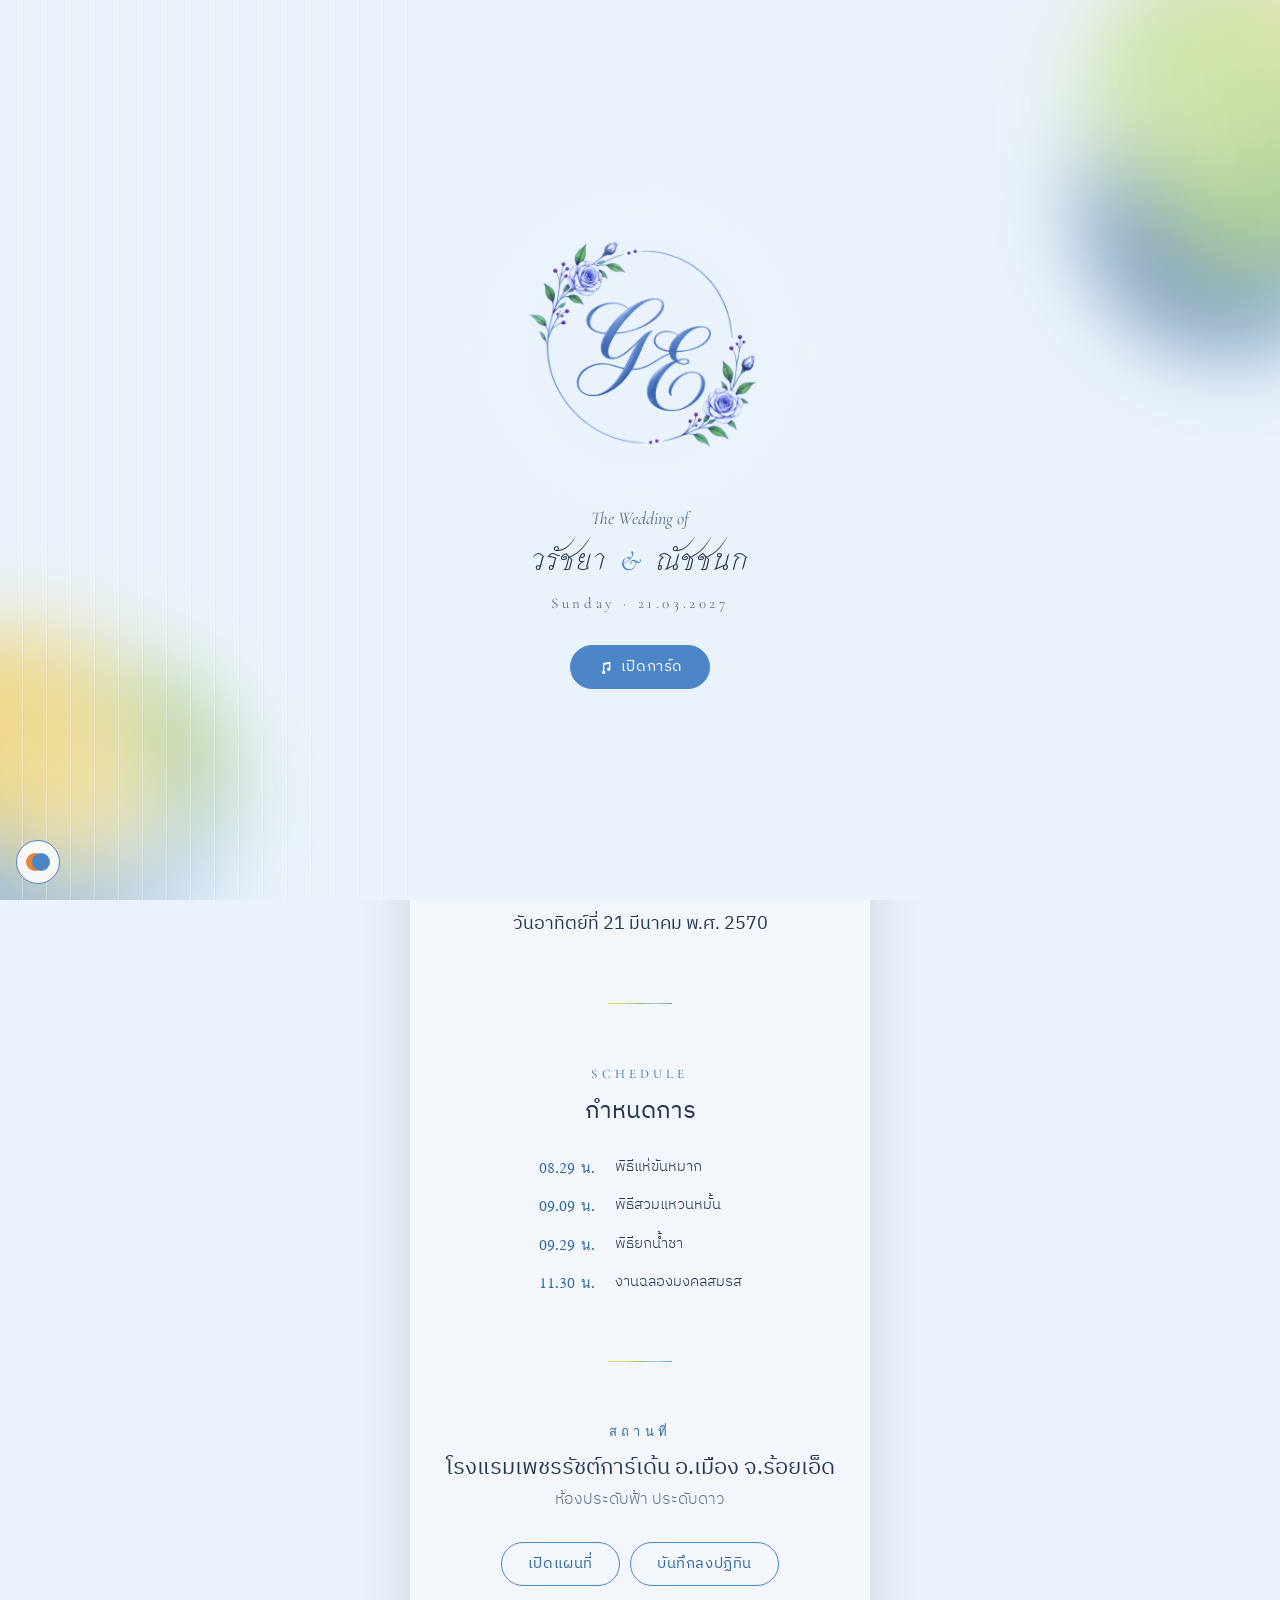
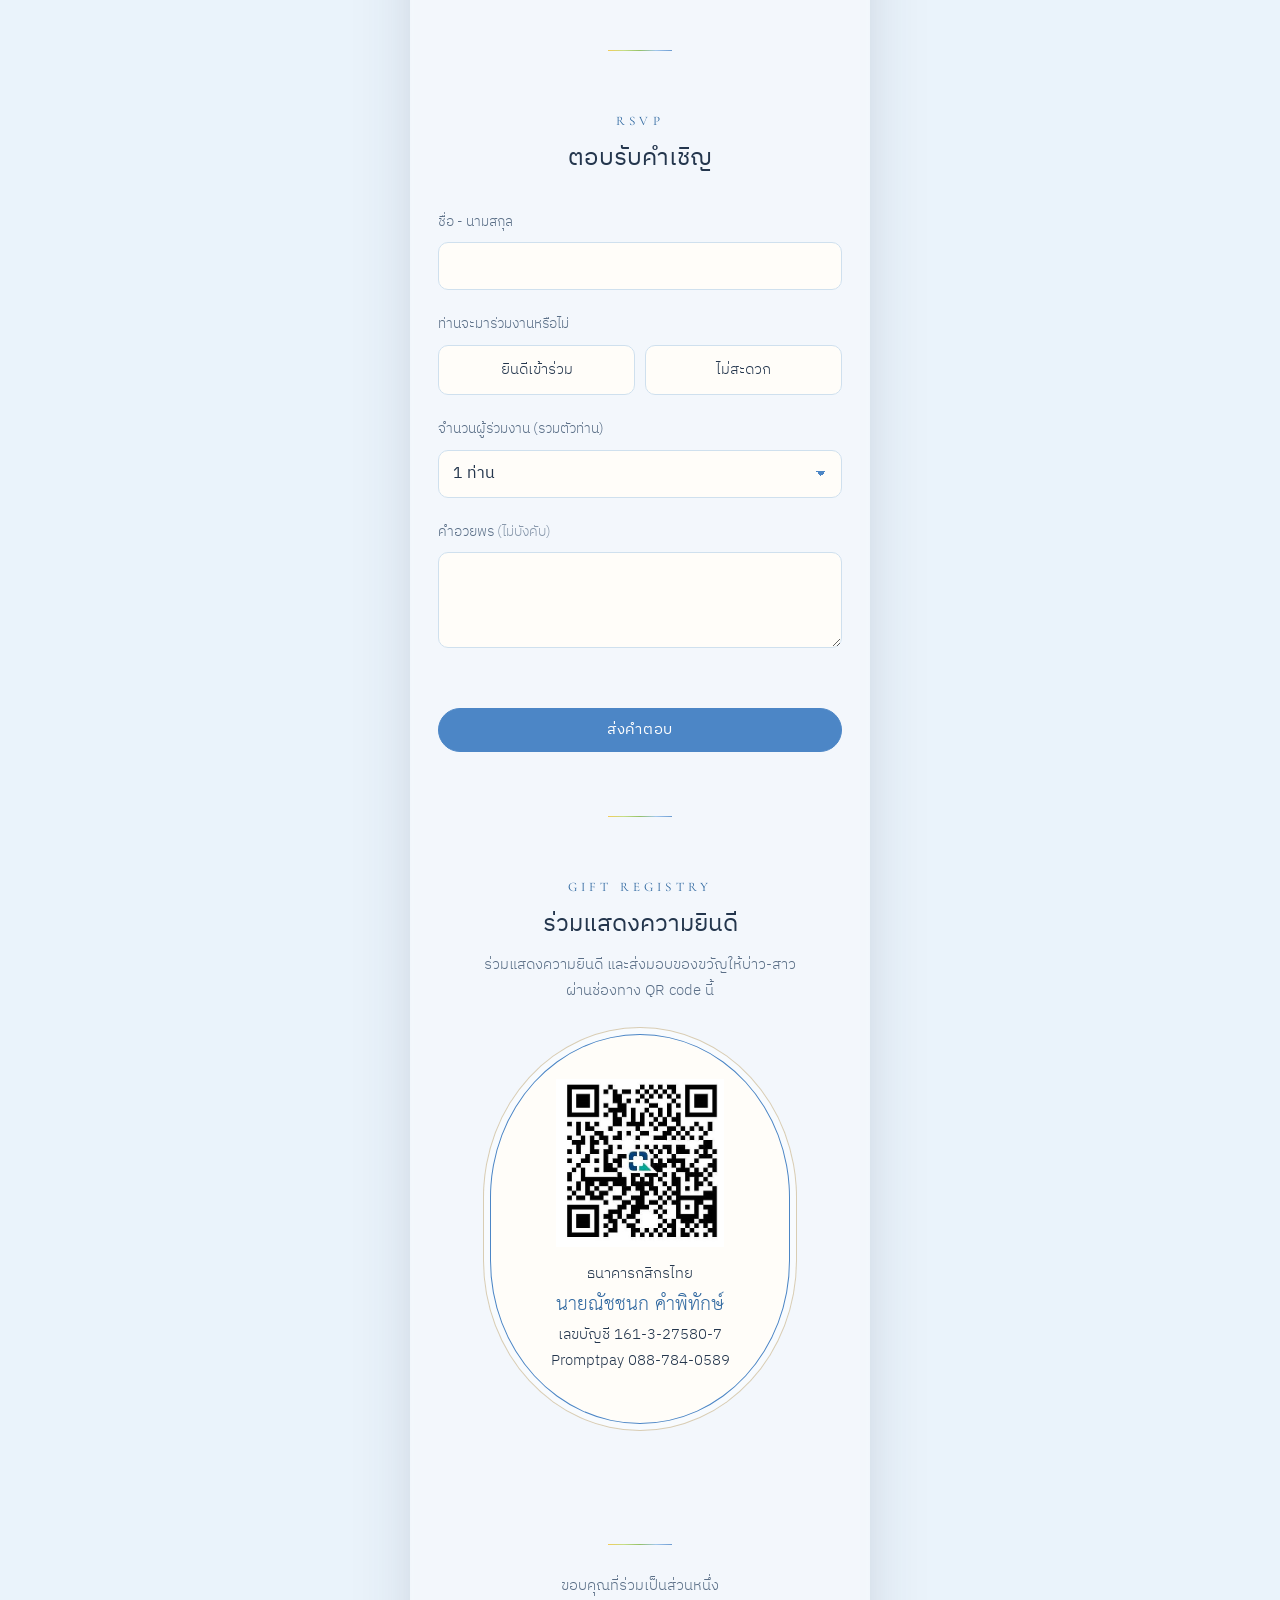
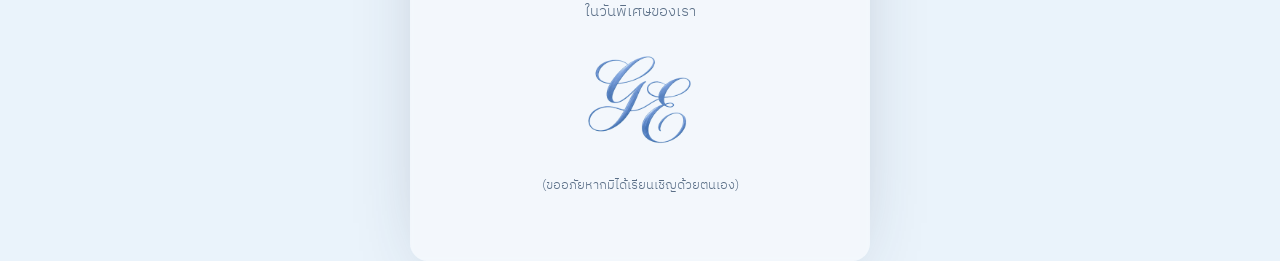
<file: index.html>
<!doctype html>
<html lang="th">
<head>
  <meta charset="utf-8">
  <meta name="viewport" content="width=device-width, initial-scale=1, viewport-fit=cover">
  <title>วรัชยา & ณัชชนก · 21.03.2027</title>
  <meta name="description" content="ขอเรียนเชิญร่วมเป็นเกียรติในงานมงคลสมรส วันอาทิตย์ที่ 21 มีนาคม พ.ศ. 2570 ณ โรงแรมเพชรรัชต์การ์เด้น">
  <meta name="theme-color" content="#EFE8DF">

  <meta property="og:type" content="website">
  <meta property="og:title" content="วรัชยา & ณัชชนก · Wedding Invitation">
  <meta property="og:description" content="วันอาทิตย์ที่ 21 มีนาคม พ.ศ. 2570 · โรงแรมเพชรรัชต์การ์เด้น">
  <meta property="og:image" content="https://vanshrrg.github.io/natchanok-waratchaya/assets/og.jpg">
  <meta property="og:url" content="https://vanshrrg.github.io/natchanok-waratchaya/">
  <meta name="twitter:card" content="summary_large_image">

  <link rel="preconnect" href="https://fonts.googleapis.com">
  <link rel="preconnect" href="https://fonts.gstatic.com" crossorigin>
  <link href="https://fonts.googleapis.com/css2?family=Cormorant+Garamond:ital,wght@0,400;0,500;1,400&family=IBM+Plex+Sans+Thai:wght@300;400;500&family=Srisakdi&family=Hurricane&display=swap" rel="stylesheet">
  <link rel="stylesheet" href="style.css?v=20px">
  <link rel="stylesheet" href="theme-orange.css">
  <link rel="stylesheet" href="theme-sky.css">
  <!-- Two versions: orange (default styles) and blue (.sky). Each visit picks one at random;
       ?theme=sky or ?theme=gold forces one. The toggle button switches between them. -->
  <script>
    (function () {
      var m = location.search.match(/[?&]theme=(sky|gold)\b/);
      var sky = m ? m[1] === "sky" : Math.random() < 0.5;
      if (sky) document.documentElement.classList.add("sky");
    })();
  </script>
</head>
<body class="locked">

  <!-- ===== Cover ===== -->
  <section id="cover" class="cover" aria-label="หน้าปก">
    <div class="glow glow-tr"></div>
    <div class="glow glow-bl"></div>
    <div class="slats" aria-hidden="true"></div>

    <div class="cover-inner">
      <div class="moon">
        <img class="logo" src="assets/logo.png" alt="" hidden>
        <div class="monogram" aria-hidden="true"><span data-mono="0"></span><span data-mono="1"></span></div>
      </div>
      <p class="eyebrow">The Wedding of</p>
      <h1 class="cover-names"><span data-bind="bride.th"></span> <i>&amp;</i> <span data-bind="groom.th"></span></h1>
      <p class="cover-date" data-bind="dateTextEn"></p>
      <button id="open" class="btn btn-solid btn-music">
        <svg viewBox="0 0 24 24" width="16" height="16" aria-hidden="true"><path fill="currentColor" d="M9 17.5V6l11-2v11.5a2.5 2.5 0 1 1-2-2.45V7.4l-7 1.27v8.83A2.5 2.5 0 1 1 9 17.5Z"/></svg>
        เปิดการ์ด
      </button>
    </div>
  </section>

  <!-- phones only: first screen shows the painting; this cue invites a scroll -->
  <a class="scroll-cue" id="scrollCue" href="#card"><span>เลื่อนลง</span><span><i></i></span></a>

  <!-- wide screens only: painting tiles behind the card (see theme-*.css) -->
  <div class="scene" aria-hidden="true"><i></i><i></i><i></i></div>

  <main class="card" id="card">

    <!-- ===== Hero ===== -->
    <section class="hero reveal">
      <div class="arch">
        <div class="arch-photo" id="heroPhoto"></div>
        <div class="glow glow-arch"></div>
        <div class="monogram monogram-sm" aria-hidden="true"><span data-mono="0"></span><span data-mono="1"></span></div>
      </div>

      <div class="parents">
        <span data-bind="parents.0.0"></span>
        <span class="parents-and">และ</span>
        <span data-bind="parents.1.0"></span>
        <span data-bind="parents.0.1"></span>
        <span data-bind="parents.1.1"></span>
      </div>

      <p class="invite" data-bind="invite"></p>

      <div class="names">
        <h2 class="name-th" data-bind="bride.full"></h2>
        <p class="name-en" data-bind="bride.en"></p>
        <span class="amp">&amp;</span>
        <p class="name-en" data-bind="groom.en"></p>
        <h2 class="name-th" data-bind="groom.full"></h2>
      </div>

      <div class="dots" aria-hidden="true">
        <i></i><i></i><i></i><i></i><i></i><i></i><i></i><i></i>
      </div>

      <p class="date-th" data-bind="dateTextTh"></p>
    </section>

    <div class="divider" aria-hidden="true"></div>

    <!-- ===== Schedule ===== -->
    <section class="schedule reveal">
      <p class="label">Schedule</p>
      <h3 class="section-title">กำหนดการ</h3>
      <dl class="schedule-list" id="schedule"></dl>
    </section>

    <div class="divider" aria-hidden="true"></div>

    <!-- ===== Venue ===== -->
    <section class="venue reveal">
      <p class="label">สถานที่</p>
      <h3 class="venue-name" data-bind="venue.name"></h3>
      <p class="venue-room" data-bind="venue.room"></p>
      <div class="actions">
        <a id="mapBtn" class="btn btn-line" target="_blank" rel="noopener">เปิดแผนที่</a>
        <button id="calBtn" class="btn btn-line" aria-expanded="false">บันทึกลงปฏิทิน</button>
      </div>
      <div id="calMenu" class="cal-menu" hidden>
        <a id="gcalLink" target="_blank" rel="noopener">Google Calendar</a>
        <span>·</span>
        <a id="icsLink" href="#">Apple / Outlook (.ics)</a>
      </div>
    </section>

    <div class="divider" aria-hidden="true"></div>

    <!-- ===== RSVP ===== -->
    <section class="rsvp reveal" id="rsvp">
      <p class="label">RSVP</p>
      <h3 class="section-title">ตอบรับคำเชิญ</h3>

      <form id="rsvpForm" novalidate>
        <label class="field">
          <span>ชื่อ - นามสกุล</span>
          <input name="name" type="text" autocomplete="name" required>
        </label>

        <fieldset class="field choice">
          <legend>ท่านจะมาร่วมงานหรือไม่</legend>
          <label><input type="radio" name="attending" value="yes" required><span>ยินดีเข้าร่วม</span></label>
          <label><input type="radio" name="attending" value="no"><span>ไม่สะดวก</span></label>
        </fieldset>

        <label class="field" id="guestsField">
          <span>จำนวนผู้ร่วมงาน (รวมตัวท่าน)</span>
          <select name="guests"></select>
        </label>

        <label class="field">
          <span>คำอวยพร <em>(ไม่บังคับ)</em></span>
          <textarea name="message" rows="3"></textarea>
        </label>

        <p class="error" id="rsvpError" role="alert"></p>
        <button type="submit" class="btn btn-solid btn-wide">ส่งคำตอบ</button>
      </form>

      <div class="thanks" id="rsvpThanks" hidden>
        <div class="dots dots-sm" aria-hidden="true"><i></i><i></i><i></i><i></i><i></i><i></i><i></i><i></i></div>
        <p class="thanks-title">ขอบคุณค่ะ / ครับ</p>
        <p id="thanksMsg"></p>
      </div>

      <div class="closed" id="rsvpClosed" hidden>ปิดรับการตอบรับแล้ว</div>
    </section>

    <div class="divider" aria-hidden="true"></div>

    <!-- ===== Gift registry ===== -->
    <section class="gift reveal">
      <p class="label">Gift registry</p>
      <h3 class="section-title">ร่วมแสดงความยินดี</h3>
      <p class="gift-note" data-bind="gift.note"></p>
      <div class="gift-frame">
        <img class="gift-qr" src="assets/qr-gift.jpg" alt="QR code สำหรับโอนเงิน" width="180" height="180">
        <p class="gift-bank" data-bind="gift.bank"></p>
        <p class="gift-name" data-bind="gift.name"></p>
        <p class="gift-acc" data-bind="gift.account"></p>
        <p class="gift-acc" data-bind="gift.promptpay"></p>
      </div>
    </section>

    <!-- ===== Footer ===== -->
    <footer class="footer reveal">
      <div class="divider" aria-hidden="true"></div>
      <p data-bind="footer"></p>
      <img class="logo logo-footer" src="assets/logo-letters.png" alt="" hidden>
      <div class="monogram monogram-xs" aria-hidden="true"><span data-mono="0"></span><span data-mono="1"></span></div>
      <p class="footer-note">(ขออภัยหากมิได้เรียนเชิญด้วยตนเอง)</p>
    </footer>
  </main>

  <button id="themeBtn" class="theme-toggle" aria-label="เปลี่ยนสีการ์ด" title="เปลี่ยนสีการ์ด"><i></i><i></i></button>

  <button id="musicBtn" class="music" aria-label="เปิด/ปิดเพลง" hidden>
    <svg viewBox="0 0 24 24" width="18" height="18" aria-hidden="true"><path fill="currentColor" d="M9 17.5V6l11-2v11.5a2.5 2.5 0 1 1-2-2.45V7.4l-7 1.27v8.83A2.5 2.5 0 1 1 9 17.5Z"/></svg>
  </button>
  <!-- src is set by script.js: one song per version -->
  <audio id="music" preload="metadata" loop></audio>

  <script src="config.js"></script>
  <script src="script.js"></script>
</body>
</html>
</file>
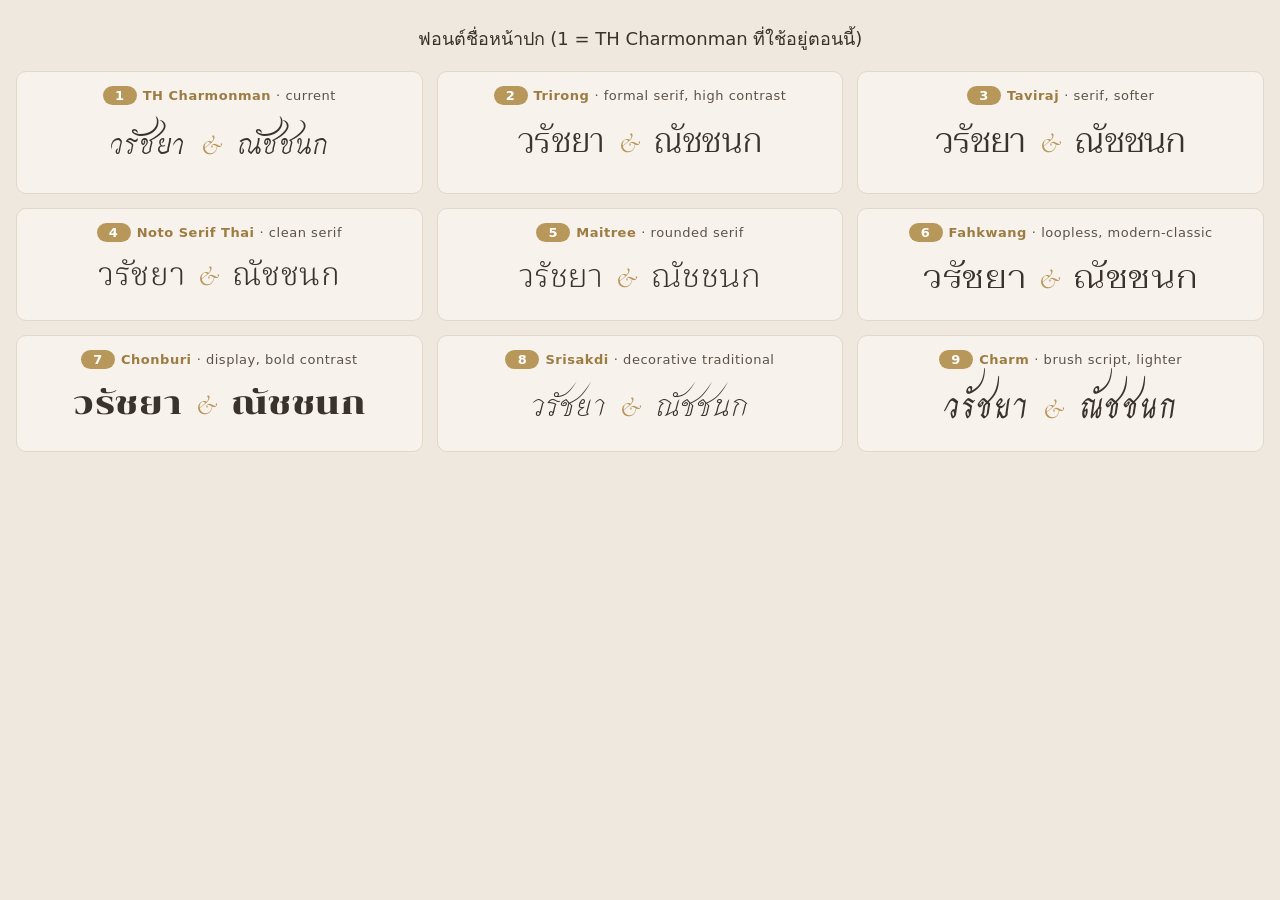
<file: tools/cover-font-preview/index.html>
<!doctype html>
<html lang="th">
<head>
<meta charset="utf-8">
<meta name="viewport" content="width=device-width, initial-scale=1">
<title>Cover names font preview</title>
<link rel="preconnect" href="https://fonts.googleapis.com">
<link rel="preconnect" href="https://fonts.gstatic.com" crossorigin>
<link href="https://fonts.googleapis.com/css2?family=Cormorant+Garamond:ital@1&family=Trirong:wght@300;400&family=Taviraj:wght@300;400&family=Chonburi&family=Fahkwang:wght@300;400&family=Maitree:wght@300;400&family=Srisakdi&family=Noto+Serif+Thai:wght@300;400&family=Charm&display=swap" rel="stylesheet">
<style>
  @font-face { font-family: "TH Charmonman"; src: url("../../assets/fonts/THCharmonman.ttf") format("truetype"); }
  body { margin: 0; padding: 24px 16px 48px; background: #EFE8DF; color: #3A332C; font-family: system-ui, sans-serif; }
  h1 { font-size: 18px; font-weight: 500; margin: 0 0 18px; text-align: center; }
  .grid { display: grid; grid-template-columns: repeat(auto-fill, minmax(340px, 1fr)); gap: 14px; max-width: 1400px; margin: 0 auto; }
  .card { background: #F7F2EB; border: 1px solid #E2D7C8; border-radius: 10px; padding: 14px 16px 22px; text-align: center; }
  .tag { font: 600 13px/1 system-ui, sans-serif; color: #9C7C43; letter-spacing: .04em; margin-bottom: 14px; }
  .tag b { display: inline-block; min-width: 22px; padding: 3px 6px; margin-right: 6px; border-radius: 99px; background: #B8975A; color: #fff; }
  .tag span { font-weight: 400; color: #5C5248; }
  .names { line-height: 1.3; letter-spacing: .02em; }
  .names i { font: italic 400 28px "Cormorant Garamond", serif; color: #B8975A; padding: 0 4px; }
</style>
</head>
<body>
<h1>ฟอนต์ชื่อหน้าปก (1 = TH Charmonman ที่ใช้อยู่ตอนนี้)</h1>
<div class="grid" id="grid"></div>
<script>
  // [family, weight, size px, note]
  const fonts = [
    ["TH Charmonman", 400, 40, "current"],
    ["Trirong", 300, 34, "formal serif, high contrast"],
    ["Taviraj", 300, 34, "serif, softer"],
    ["Noto Serif Thai", 300, 32, "clean serif"],
    ["Maitree", 300, 32, "rounded serif"],
    ["Fahkwang", 300, 32, "loopless, modern-classic"],
    ["Chonburi", 400, 32, "display, bold contrast"],
    ["Srisakdi", 400, 34, "decorative traditional"],
    ["Charm", 400, 36, "brush script, lighter"],
  ];
  document.getElementById("grid").innerHTML = fonts.map(([f, w, s, note], i) => `
    <div class="card">
      <div class="tag"><b>${i + 1}</b>${f} <span>· ${note}</span></div>
      <div class="names" style="font:${w} ${s}px/1.3 '${f}'">วรัชยา <i>&amp;</i> ณัชชนก</div>
    </div>`).join("");
</script>
</body>
</html>
</file>
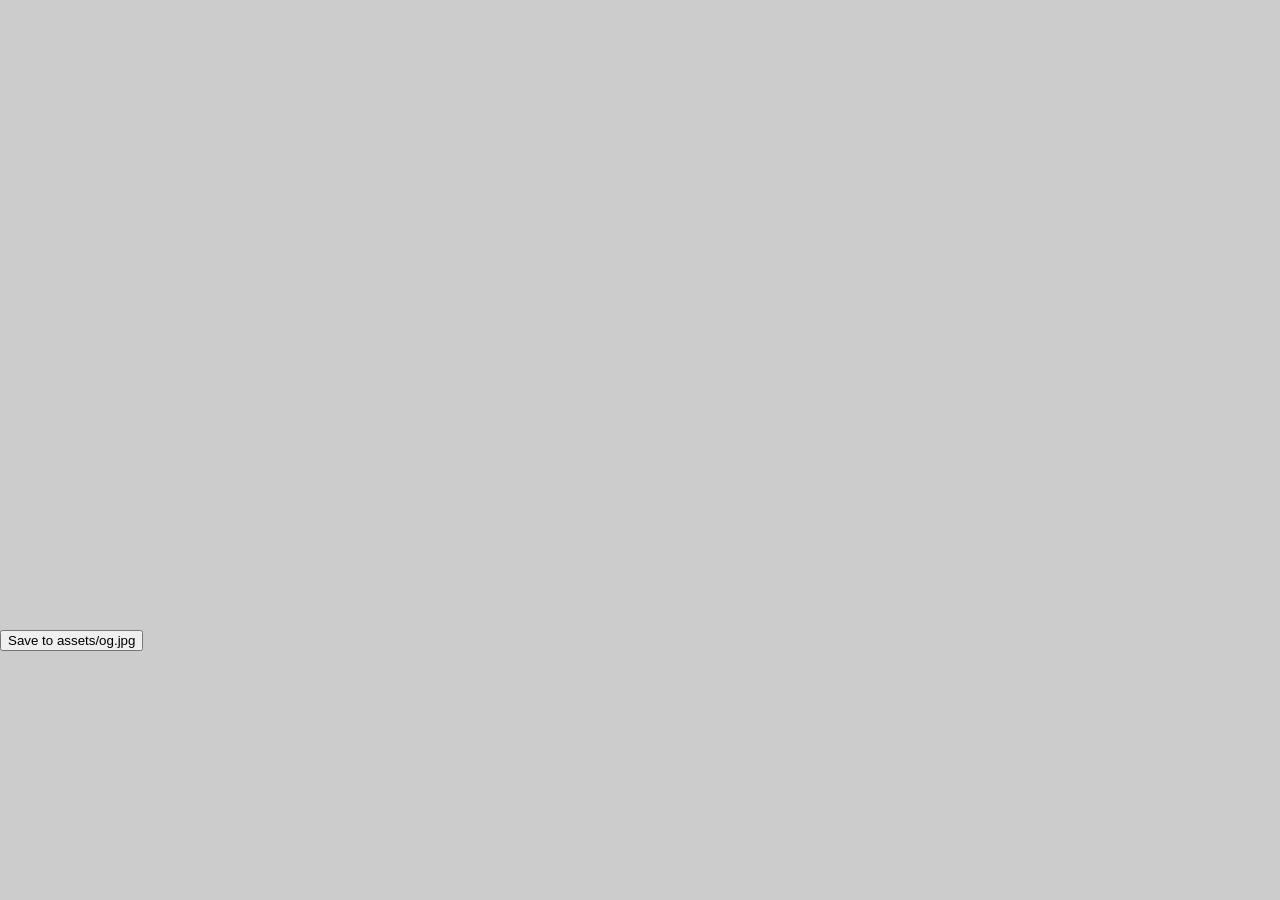
<file: tools/og.html>
<!doctype html>
<!-- Dev tool: renders assets/og.jpg (1200×630 share preview). Open via tools/serve.js and click Save. -->
<html lang="th">
<head>
<meta charset="utf-8">
<link href="https://fonts.googleapis.com/css2?family=Cormorant+Garamond:ital,wght@0,400;0,500;1,400&display=swap" rel="stylesheet">
<style>@font-face{font-family:"Kinnari";src:url("../assets/fonts/Kinnari.ttf") format("truetype")}body{margin:0;background:#ccc}canvas{display:block;max-width:100%}</style>
</head>
<body>
<canvas id="c" width="1200" height="630"></canvas>
<button id="save">Save to assets/og.jpg</button>
<script src="../config.js"></script>
<script>
(async () => {
  const W = window.WEDDING;
  await document.fonts.load('400 64px "Kinnari"', W.bride.th + W.groom.th);
  await document.fonts.load('400 120px "Cormorant Garamond"');
  await document.fonts.load('italic 400 40px "Cormorant Garamond"');

  const c = document.getElementById("c"), x = c.getContext("2d");
  x.fillStyle = "#EFE8DF"; x.fillRect(0, 0, 1200, 630);

  const blob = (cx, cy, r, col) => {
    const g = x.createRadialGradient(cx, cy, 0, cx, cy, r);
    g.addColorStop(0, col); g.addColorStop(1, col + "00");
    x.fillStyle = g; x.beginPath(); x.arc(cx, cy, r, 0, 7); x.fill();
  };
  x.globalAlpha = .55;
  [[1120,60,180,"#C0392B"],[1060,170,170,"#D63A6E"],[1160,280,150,"#8E5BD0"],[1010,40,140,"#E8833A"],[1120,420,130,"#5B7FE0"],
   [60,600,190,"#F2C230"],[180,640,160,"#E8833A"],[20,470,140,"#5B7FE0"],[300,650,130,"#B79CF0"]]
    .forEach(b => blob(...b));
  x.globalAlpha = 1;

  // slats
  for (let i = 0; i < 300; i += 24) { x.fillStyle = `rgba(255,255,255,${.5 - i / 650})`; x.fillRect(i, 0, 1, 630); }

  // moon + monogram
  const mg = x.createRadialGradient(330, 300, 10, 330, 315, 190);
  mg.addColorStop(0, "#fffdf9"); mg.addColorStop(1, "#F7F2EB");
  x.shadowColor = "rgba(255,250,240,.95)"; x.shadowBlur = 60;
  x.fillStyle = mg; x.beginPath(); x.arc(330, 315, 180, 0, 7); x.fill();
  x.shadowBlur = 0;
  const gold = x.createLinearGradient(240, 200, 420, 430);
  gold.addColorStop(0, "#D2B47A"); gold.addColorStop(.5, "#B8975A"); gold.addColorStop(1, "#9C7C43");
  x.fillStyle = gold; x.font = '400 150px "Cormorant Garamond"';
  x.fillText(W.monogram[0], 230, 335); x.fillText(W.monogram[1], 310, 445);

  // text
  x.textAlign = "center";
  x.fillStyle = "#5C5248"; x.font = 'italic 400 38px "Cormorant Garamond"';
  x.fillText("The Wedding of", 820, 200);
  x.fillStyle = "#3A332C"; x.font = '400 76px "Kinnari"';
  x.fillText(W.bride.th, 820, 305);
  x.fillStyle = "#B8975A"; x.font = 'italic 400 54px "Cormorant Garamond"';
  x.fillText("&", 820, 362);
  x.fillStyle = "#3A332C"; x.font = '400 76px "Kinnari"';
  x.fillText(W.groom.th, 820, 450);
  x.fillStyle = "#5C5248"; x.font = '400 30px "Cormorant Garamond"';
  x.letterSpacing = "8px"; x.fillText(W.dateTextEn, 820, 520); x.letterSpacing = "0px";

  ["#F2C230","#E8833A","#C0392B","#D63A6E","#8E5BD0","#B79CF0","#5B7FE0","#A8D8B0"].forEach((col, i) => {
    x.fillStyle = col; x.beginPath(); x.arc(820 - 105 + i * 30, 565, 8, 0, 7); x.fill();
  });

  document.getElementById("save").onclick = async () => {
    const r = await fetch("/__save?file=assets/og.jpg", { method: "POST", body: c.toDataURL("image/jpeg", .88) });
    document.title = await r.text();
  };
  document.title = "ready";
})();
</script>
</body>
</html>
</file>
<file: style.css>
:root {
  --linen: #EFE8DF;
  --cream: #F7F2EB;
  --ink: #3A332C;
  --muted: #5C5248;
  --gold: #B8975A;
  --gold-deep: #9C7C43;
  --line: #E2D7C8;

  --c-yellow: #F2C230;
  --c-orange: #E8833A;
  --c-red: #C0392B;
  --c-pink: #D63A6E;
  --c-purple: #8E5BD0;
  --c-lavender: #B79CF0;
  --c-blue: #5B7FE0;
  --c-green: #3FA66B;

  --serif-th: "Kinnari", serif;   /* now only the schedule times, for their lining numerals */
  --names-th: "Laksaman", "Kinnari", serif;
  --sans-th: "IBM Plex Sans Thai", system-ui, sans-serif;
  --serif-en: "Cormorant Garamond", Georgia, serif;
}

/* Thai headings: Kinnari from TLWG (ttf-tlwg 0.7.3, GPL + font exception, free to embed) */
@font-face { font-family: "Kinnari"; src: url("assets/fonts/Kinnari.ttf") format("truetype"); font-weight: 100 549; font-display: swap; }
@font-face { font-family: "Kinnari"; src: url("assets/fonts/Kinnari-Bold.ttf") format("truetype"); font-weight: 550 900; font-display: swap; }
/* names on the cover and page 2: Laksaman (same TLWG package and licence) */
@font-face { font-family: "Laksaman"; src: url("assets/fonts/Laksaman.ttf") format("truetype"); font-weight: 100 549; font-display: swap; }
@font-face { font-family: "Laksaman"; src: url("assets/fonts/Laksaman-Bold.ttf") format("truetype"); font-weight: 550 900; font-display: swap; }
/* the couple's short names on the cover: Purisa (same TLWG package and licence) */
@font-face { font-family: "Purisa"; src: url("assets/fonts/Purisa.ttf") format("truetype"); font-weight: 100 549; font-display: swap; }
@font-face { font-family: "Purisa"; src: url("assets/fonts/Purisa-Bold.ttf") format("truetype"); font-weight: 550 900; font-display: swap; }
/* TH Charmonman (SIPA national font): tried for the cover names, too cursive */
@font-face { font-family: "TH Charmonman"; src: url("assets/fonts/THCharmonman.ttf") format("truetype"); font-display: swap; }

* { box-sizing: border-box; }
html { -webkit-text-size-adjust: 100%; }
body {
  margin: 0;
  background: var(--linen);
  color: var(--ink);
  font: 300 16px/1.75 var(--sans-th);
  -webkit-font-smoothing: antialiased;
}
body.locked { overflow: hidden; height: 100dvh; }
h1, h2, h3, p { margin: 0; }
[hidden] { display: none !important; }

/* ---------- shared ornaments ---------- */
.glow {
  position: absolute;
  pointer-events: none;
  filter: blur(38px);
  opacity: .55;
  border-radius: 50%;
}
.glow-tr {
  width: 340px; height: 420px; right: -120px; top: -60px;
  background:
    radial-gradient(circle at 40% 30%, var(--c-red) 0 18%, transparent 45%),
    radial-gradient(circle at 60% 55%, var(--c-pink) 0 20%, transparent 50%),
    radial-gradient(circle at 35% 75%, var(--c-purple) 0 16%, transparent 45%),
    radial-gradient(circle at 70% 85%, var(--c-blue) 0 14%, transparent 42%),
    radial-gradient(circle at 75% 20%, var(--c-orange) 0 16%, transparent 45%);
}
.glow-bl {
  width: 380px; height: 360px; left: -140px; bottom: -80px;
  background:
    radial-gradient(circle at 30% 25%, var(--c-yellow) 0 18%, transparent 46%),
    radial-gradient(circle at 55% 45%, var(--c-orange) 0 18%, transparent 48%),
    radial-gradient(circle at 35% 70%, var(--c-blue) 0 18%, transparent 48%),
    radial-gradient(circle at 70% 75%, var(--c-lavender) 0 16%, transparent 46%),
    radial-gradient(circle at 80% 40%, var(--c-pink) 0 12%, transparent 40%);
}

.slats {
  position: absolute; inset: 0;
  background: repeating-linear-gradient(90deg,
    rgba(255,255,255,.0) 0 22px, rgba(255,255,255,.35) 22px 23px, rgba(0,0,0,.025) 23px 24px);
  mask-image: linear-gradient(90deg, #000 0 26%, transparent 42%, transparent 100%);
  -webkit-mask-image: linear-gradient(90deg, #000 0 26%, transparent 42%, transparent 100%);
  pointer-events: none;
}

.monogram {
  position: relative;
  width: 1.6em; height: 1.75em;
  font: 400 72px/1 var(--serif-en);
  color: var(--gold);
  background: linear-gradient(160deg, #D2B47A, var(--gold) 45%, var(--gold-deep));
  -webkit-background-clip: text; background-clip: text;
  -webkit-text-fill-color: transparent;
}
.monogram span { position: absolute; }
.monogram span:first-child { left: 0; top: 0; }
.monogram span:last-child { right: -.08em; bottom: 0; }
.monogram-sm { font-size: 46px; }
.monogram-xs { font-size: 26px; margin: 18px auto 0; }

.dots { display: flex; justify-content: center; gap: 9px; margin: 26px 0 22px; }
.dots i { width: 11px; height: 11px; border-radius: 50%; display: block; }
.dots:not(.dots-sm) { display: flex; justify-content: center; gap: 9px; flex-wrap: nowrap; }
.dots:not(.dots-sm) i { width: 20px; height: 20px; flex: 0 0 20px; }
.dots i:nth-child(1) { background: var(--c-yellow); }
.dots i:nth-child(2) { background: var(--c-orange); }
.dots i:nth-child(3) { background: var(--c-red); }
.dots i:nth-child(4) { background: var(--c-pink); }
.dots i:nth-child(5) { background: var(--c-purple); }
.dots i:nth-child(6) { background: var(--c-lavender); }
.dots i:nth-child(7) { background: var(--c-blue); }
.dots i:nth-child(8) { background: var(--c-green); }
.dots-sm { gap: 6px; margin: 0 0 16px; }
.dots-sm i { width: 7px; height: 7px; }

.divider {
  width: 64px; height: 1px; margin: 0 auto;
  background: linear-gradient(90deg, var(--c-yellow), var(--c-orange), var(--c-red), var(--c-pink), var(--c-purple), var(--c-blue));
  opacity: .8;
}

.label {
  font: 400 13px/1 var(--serif-en);
  letter-spacing: .32em; text-transform: uppercase;
  color: var(--gold-deep);
  margin-bottom: 12px;
}

/* ---------- buttons ---------- */
.btn {
  display: inline-flex; align-items: center; justify-content: center;
  min-height: 44px; padding: 0 26px;
  border-radius: 999px;
  font: 400 15px/1 var(--sans-th);
  letter-spacing: .04em;
  text-decoration: none;
  cursor: pointer;
  transition: background .25s, color .25s, transform .15s;
}
.btn:active { transform: scale(.97); }
.btn-solid { background: var(--gold); color: #fff; border: 1px solid var(--gold); }
.btn-solid:hover { background: var(--gold-deep); }
.btn-line { background: transparent; color: var(--gold-deep); border: 1px solid var(--gold); }
.btn-line:hover { background: var(--gold); color: #fff; }
.btn-wide { width: 100%; margin-top: 8px; }
.btn-music { gap: 8px; }
.btn:focus-visible, input:focus-visible, select:focus-visible, textarea:focus-visible {
  outline: 2px solid var(--c-lavender); outline-offset: 2px;
}

/* ---------- cover ---------- */
.cover {
  position: fixed; inset: 0; z-index: 10;
  display: grid; place-items: center;
  overflow: hidden;
  background: var(--linen);
  text-align: center;
  padding: 24px 16px;
}
/* opening, one 1.4s envelope motion: the top flap opens in a V (clip-path),
   the envelope drops away and the card rises out of it */
.cover.opened { pointer-events: none; animation: envelope-open 1.4s cubic-bezier(.65,0,.35,1) forwards; }
.cover-inner { position: relative; animation: rise 1.2s ease both; }
body.opening .card { animation: card-out 1.4s cubic-bezier(.65,0,.35,1) both; }

.moon {
  position: relative;
  width: 280px; height: 280px; max-width: 78vw; max-height: 78vw; margin: 0 auto 18px;
  display: grid; place-items: center;
}
/* soft cream halo so the thin gold lines stay readable over the colour glows */
.moon::before {
  content: ""; position: absolute; inset: -14%; z-index: -1; pointer-events: none;
  border-radius: 50%;
  background: radial-gradient(circle, var(--linen) 0 46%, color-mix(in srgb, var(--linen) 70%, transparent) 58%, transparent 72%);
}
/* phones: the top-right glow would sit right behind the logo, so tuck it into the corner */
@media (max-width: 520px) {
  .cover .glow-tr { width: 260px; height: 300px; right: -150px; top: -130px; opacity: .45; }
}
.logo {
  object-fit: contain;
  /* fade out the image's square cream background, keep the round wreath */
  -webkit-mask-image: radial-gradient(circle, #000 62%, transparent 71%);
          mask-image: radial-gradient(circle, #000 62%, transparent 71%);
}
/* no frame: the logo's own gold circle and roses are the frame (transparent PNG, no mask) */
.moon .logo { width: 100%; height: 100%; -webkit-mask-image: none; mask-image: none; }

.eyebrow {
  font: italic 400 18px/1 var(--serif-en);
  color: var(--muted);
  margin-bottom: 10px;
}
.cover-names {
  font: 400 clamp(24px, 8.6vw, 34px)/1.3 "Srisakdi", var(--names-th); /* Srisakdi (Google Fonts, OFL): decorative traditional Thai */
  letter-spacing: .02em;
}
/* Thai has no spaces, so some browsers' word breakers split a name (ณัช|ชนก): keep each name whole */
.cover-names span { white-space: nowrap; }
.cover-names i { font: italic 400 .82em var(--serif-en); color: var(--gold); padding: 0 4px; }
.cover-date {
  font: 400 15px/1 var(--serif-en);
  letter-spacing: .24em;
  color: var(--muted);
  margin: 14px 0 34px;
}

/* ---------- card ---------- */
.card {
  position: relative;
  max-width: 460px;
  margin: 0 auto;
  background: var(--cream);
  text-align: center;
  overflow: hidden;
}
@media (min-width: 520px) {
  .card { margin: 40px auto; border-radius: 4px; box-shadow: 0 30px 80px -40px rgba(58,51,44,.35); }
}
.card > section { padding: 64px 28px; }

/* hero */
.hero { padding-top: 48px !important; }
.arch {
  position: relative;
  width: 220px; height: 290px;
  margin: 0 auto 40px;
  border-radius: 110px 110px 6px 6px;
  overflow: hidden;
  background: var(--linen);
  display: grid; place-items: center;
  box-shadow: inset 0 0 0 1px rgba(184,151,90,.25);
}
.arch::after {
  content: ""; position: absolute; inset: 8px;
  border-radius: 102px 102px 3px 3px;
  border: 1px solid rgba(184,151,90,.45);
  pointer-events: none;
}
.arch-photo {
  position: absolute; inset: 0;
  background: 50% 30% / cover no-repeat;
  opacity: 0; transition: opacity 1s;
}
.arch-photo.loaded { opacity: 1; }
.arch.has-photo .monogram, .arch.has-photo .glow { display: none; }
.glow-arch {
  inset: 30% -30% -20% -30%;
  opacity: .5;
  background:
    radial-gradient(circle at 20% 70%, var(--c-yellow) 0 12%, transparent 35%),
    radial-gradient(circle at 35% 85%, var(--c-orange) 0 12%, transparent 35%),
    radial-gradient(circle at 55% 80%, var(--c-pink) 0 12%, transparent 35%),
    radial-gradient(circle at 75% 75%, var(--c-purple) 0 12%, transparent 35%),
    radial-gradient(circle at 85% 60%, var(--c-blue) 0 12%, transparent 35%);
}
.arch .monogram { z-index: 1; margin-top: -30px; }

/* two families side by side, "และ" centred between them */
.parents {
  display: grid; grid-template-columns: auto auto auto;
  justify-content: center; column-gap: 10px; align-items: center;
  font: 400 clamp(12px, 3.5vw, 15px)/1.9 var(--names-th); /* Laksaman, like the couple's names */
  white-space: nowrap;
  margin: 0 -12px 22px;
}
.parents-and {
  grid-column: 2; grid-row: 1 / 3;
  font: 400 clamp(12px, 3.5vw, 15px)/1.9 var(--names-th); /* same size and colour as the parents' names */
}
.invite {
  white-space: pre-line;
  font-size: 15px; /* --ink, like the parents' names above it */
  margin-bottom: 26px;
}
.name-th { font: 500 27px/1.45 var(--names-th); }
/* nicknames (Earth, Great): Hurricane (Google Fonts, OFL), a calm brush signature */
.name-en {
  font: 400 52px/1.1 "Hurricane", var(--serif-en); /* Hurricane draws small, so a bigger size */
  color: var(--gold-deep);
}
/* small gap between each nickname and its Thai full name (Earth sits below, Great above) */
.name-th + .name-en { margin-top: 8px; }
.name-en + .name-th { margin-top: 8px; }
.amp {
  display: block;
  font: italic 400 34px/1 var(--serif-en);
  color: var(--gold-deep); /* same as Earth / Great */
  margin: 14px 0 10px;
}
.date-th { font: 400 18px/1.6 var(--sans-th); }
.time-th { font-size: 15px; } /* --ink, same as the date above it */

/* schedule */
.schedule-list {
  display: grid; grid-template-columns: auto auto;
  justify-content: center; column-gap: 20px; row-gap: 10px;
  margin: 24px 0 0; text-align: left;
}
.schedule-list dt {
  font: 500 15px/1.9 var(--serif-th);
  color: var(--gold-deep); text-align: right;
  font-variant-numeric: tabular-nums;
}
.schedule-list dd { margin: 0; font-size: 15px; line-height: 1.9; }

/* venue */
.venue-name { font: 400 22px/1.5 var(--sans-th); }
.venue-room { color: var(--muted); margin-top: 2px; }
.actions { display: flex; gap: 10px; justify-content: center; flex-wrap: wrap; margin-top: 28px; }
.cal-menu {
  margin-top: 16px; font-size: 14px; color: var(--muted);
  display: flex; gap: 10px; justify-content: center; flex-wrap: wrap;
}
.cal-menu a { color: var(--gold-deep); text-underline-offset: 3px; }

/* rsvp */
.section-title { font: 400 24px/1.5 var(--sans-th); }
.rsvp .section-title { margin-bottom: 34px; } /* space before the form */
form { text-align: left; }
.field { display: block; border: 0; padding: 0; margin: 0 0 22px; }
.field > span, .field legend {
  display: block; font-size: 14px; color: var(--muted); margin-bottom: 8px; padding: 0;
}
.field em { font-style: normal; opacity: .7; }
input[type=text], select, textarea {
  width: 100%;
  font: 400 16px/1.5 var(--sans-th);
  color: var(--ink);
  background: #fffdf9;
  border: 1px solid var(--line);
  border-radius: 10px;
  padding: 11px 14px;
  transition: border-color .2s;
}
input[type=text]:focus, select:focus, textarea:focus { border-color: var(--gold); outline: none; }
textarea { resize: vertical; }
select {
  appearance: none; -webkit-appearance: none;
  background-image: linear-gradient(45deg, transparent 50%, var(--gold) 50%), linear-gradient(135deg, var(--gold) 50%, transparent 50%);
  background-position: calc(100% - 20px) 50%, calc(100% - 15px) 50%;
  background-size: 5px 5px; background-repeat: no-repeat;
}
.choice { display: grid; grid-template-columns: 1fr 1fr; gap: 10px; }
.choice legend { grid-column: 1 / -1; }
.choice label { position: relative; cursor: pointer; }
.choice input { position: absolute; opacity: 0; }
.choice label span {
  display: block; text-align: center;
  padding: 11px 8px;
  border: 1px solid var(--line); border-radius: 10px;
  background: #fffdf9;
  font-size: 15px;
  transition: all .2s;
}
.choice input:checked + span { border-color: var(--gold); background: var(--gold); color: #fff; }
.choice input:focus-visible + span { outline: 2px solid var(--c-lavender); outline-offset: 2px; }
.error { color: var(--c-red); font-size: 14px; min-height: 1.4em; margin: -6px 0 6px; }
.thanks, .closed { padding: 10px 0; }
.thanks-title { font: 400 22px/1.5 var(--sans-th); margin-bottom: 6px; }
#thanksMsg { color: var(--muted); }
.closed {
  margin-top: 8px; padding: 18px;
  border: 1px solid var(--line); border-radius: 10px;
  color: var(--muted);
}

/* gift registry: QR and bank details in an oval with a double gold rim */
.gift-note { white-space: pre-line; color: var(--muted); font-size: 15px; margin-top: 10px; }
.gift-frame {
  position: relative;
  width: min(300px, 100%); margin: 30px auto 0;
  padding: 44px 24px 48px;
  background: #fffdf9;
  border: 1px solid var(--gold);
  border-radius: 50% / 42%;
  box-shadow: 0 0 0 6px var(--cream), 0 0 0 7px rgba(184,151,90,.45);
}
.gift-qr { display: block; width: 168px; height: 168px; margin: 0 auto 14px; }
.gift-bank { font-size: 15px; }
.gift-name { font: 500 19px/1.5 var(--names-th); color: var(--gold-deep); }
.gift-acc { font-size: 15px; font-variant-numeric: tabular-nums; }
.gift-name + .gift-acc { margin-top: 6px; }

/* footer */
.footer { padding: 56px 28px 64px; }
.footer p { white-space: pre-line; color: var(--muted); font-size: 15px; margin-top: 28px; }
/* letters-only logo: transparent PNG, so no round mask */
.footer .logo {
  display: block; width: 120px; height: auto; margin: 22px auto 0;
  -webkit-mask-image: none; mask-image: none;
}
.footer .logo[hidden] { display: none; }
.footer .footer-note { font-size: 13px; margin-top: 22px; }

/* theme toggle: two half-dots, orange and blue; the current one sits in front */
.theme-toggle {
  position: fixed; left: 16px; bottom: calc(16px + env(safe-area-inset-bottom));
  z-index: 11;
  width: 44px; height: 44px; border-radius: 50%;
  border: 1px solid var(--gold);
  background: rgba(255,255,255,.85);
  backdrop-filter: blur(6px);
  cursor: pointer; padding: 0;
}
.theme-toggle i {
  position: absolute; width: 18px; height: 18px; border-radius: 50%;
  top: 12px; transition: transform .3s;
}
.theme-toggle i:first-child { left: 9px; background: #E8833A; z-index: 1; }
.theme-toggle i:last-child { right: 9px; background: #4C86C6; }
.sky .theme-toggle i:first-child { z-index: 0; }
.sky .theme-toggle i:last-child { z-index: 1; }

/* music */
.music {
  position: fixed; right: 16px; bottom: calc(16px + env(safe-area-inset-bottom));
  z-index: 5;
  width: 44px; height: 44px; border-radius: 50%;
  border: 1px solid var(--gold);
  background: rgba(247,242,235,.9);
  color: var(--gold-deep);
  display: grid; place-items: center;
  cursor: pointer;
  backdrop-filter: blur(6px);
}
.music.playing svg { animation: spin 6s linear infinite; }
.music:not(.playing) { opacity: .6; }

/* reveal */
.reveal { opacity: 0; transform: translateY(18px); transition: opacity 1s ease, transform 1s ease; }
.reveal.in { opacity: 1; transform: none; }

@keyframes rise { from { opacity: 0; transform: translateY(14px); } }
@keyframes spin { to { transform: rotate(360deg); } }
@keyframes envelope-open {
  0%   { clip-path: polygon(0 0, 50% 0, 100% 0, 100% 100%, 0 100%); transform: none; }
  40%  { clip-path: polygon(0 0, 50% 45%, 100% 0, 100% 100%, 0 100%); transform: none; }
  100% { clip-path: polygon(0 0, 50% 45%, 100% 0, 100% 100%, 0 100%); transform: translateY(105%); }
}
@keyframes card-out {
  0%, 30% { transform: translateY(8vh) scale(.94); }
}
@keyframes cue-bob { 50% { transform: translateY(6px); } }

/* phones / portrait tablets: page 2 starts on the painting alone, with a
   scroll cue; the card comes up over it, and after the card there is a bit
   more painting (then the page ends, no bounce) */
.scroll-cue { display: none; }
@media not all and (min-width: 900px) and (min-aspect-ratio: 1/1) {
  html { overscroll-behavior-y: none; }
  body { overscroll-behavior-y: none; }
  .card { margin-top: 100svh; margin-bottom: 60svh; }
  .scroll-cue {
    display: flex; flex-direction: column; align-items: center; gap: 4px;
    position: absolute; left: 50%; top: calc(100svh - 96px); transform: translateX(-50%);
    color: #fff; text-decoration: none;
    font: 400 14px/1 var(--sans-th); letter-spacing: .08em;
    text-shadow: 0 1px 8px rgba(0,0,0,.45);
    transition: opacity .4s;
  }
  .scroll-cue i {
    display: block; width: 14px; height: 14px; margin-top: 4px;
    border-right: 2px solid currentColor; border-bottom: 2px solid currentColor;
    transform: rotate(45deg);
    filter: drop-shadow(0 1px 4px rgba(0,0,0,.45));
  }
  .scroll-cue span:last-child { animation: cue-bob 1.6s ease-in-out infinite; }
  .scroll-cue.gone { opacity: 0; pointer-events: none; }
}

@media (prefers-reduced-motion: reduce) {
  *, *::before, *::after { animation: none !important; transition: none !important; }
  .reveal { opacity: 1; transform: none; }
  .cover.opened { opacity: 0; }
}

/* painting tiles behind the card on wide screens; the themes fill them in */
.scene { display: none; }
@media (min-width: 900px) and (min-aspect-ratio: 1/1) {
  .scene {
    display: block; position: fixed; top: 0; bottom: 0; z-index: -1;
    left: calc(50vw - 230px); width: 460px; overflow: hidden;
    /* trim 24px off each side so its joins with the side pieces always sit under
       the card (vw includes the scrollbar, so it can be ~8px off-centre) */
    clip-path: inset(0 24px);
    pointer-events: none;
  }
  .scene i { position: absolute; top: 0; bottom: 0; }
  /* every tile reaches 1px past its edges so no hairline shows at the joins */
  .scene i { margin-left: -1px; padding: 0 1px; background-origin: content-box; }
  .scene i:nth-child(2) { z-index: 1; }
}
</file>
<file: theme-orange.css>
/* ============================================================
   Orange version: watercolour street painting behind page 2
   (assets/bg-orange.jpg, from "orange background.png").
   Applies whenever the blue .sky theme is off.
   ============================================================ */

html:not(.sky) body::before {
  content: "";
  position: fixed; inset: 0; z-index: -1;
  background: #E9D9C4 url("assets/bg-orange.jpg") 42% 88% / cover no-repeat; /* keeps the dancing couple in view */
}
html:not(.sky) .card {
  background: rgba(247,242,235,.76); /* busier painting than the sky, so a thicker veil for the text */
  -webkit-backdrop-filter: blur(2px); backdrop-filter: blur(2px);
}
@media (min-width: 520px) {
  html:not(.sky) .card { border-radius: 18px; box-shadow: 0 30px 80px -40px rgba(58,51,44,.45); }
}

/* wide screens: the painting at ONE scale everywhere (drawn 2.6S wide,
   S = 50vw - 230px), so the awning, shop front and curb line up.
   - left copy: the dancing couple, then the shop under the card until
     just before the red shop sign
   - right copy: the shop and its sign, starting just after the couple
   - .scene (behind the card): baskets from 62%-82% of the painting (no
     couple, no sign, 0.52S wide) in the middle tile with a mirror-image copy
     each side, filling whatever gap is left at any width or zoom */
@media (min-width: 900px) and (min-aspect-ratio: 1/1) {
  html:not(.sky) body::before, html:not(.sky) body::after, html:not(.sky) .scene i {
    background: url("assets/bg-orange.jpg") no-repeat;
    background-size: calc(2.6 * (50vw - 230px)) auto;
  }
  html:not(.sky) body::before, html:not(.sky) body::after { content: ""; position: fixed; top: 0; bottom: 0; z-index: -2; }
  html:not(.sky) body::before {
    left: 0; right: auto;
    width: min(calc(1.57 * (50vw - 230px)), calc(50vw + 230px));
    background-position: calc(-0.592 * (50vw - 230px)) 92%;
  }
  html:not(.sky) body::after {
    /* starts 30px further left so it also fills under the trimmed edge of .scene */
    left: calc(50vw + 200px - 0.06 * (50vw - 230px)); right: 0; width: auto;
    background-position: calc(30px - 1.49 * (50vw - 230px)) 92%;
  }
  html:not(.sky) .scene i { width: calc(0.52 * (50vw - 230px)); background-position: calc(-1.612 * (50vw - 230px)) 92%; }
  html:not(.sky) .scene i:nth-child(1) { left: calc(230px - 0.525 * (50vw - 230px)); transform: scaleX(-1); }
  html:not(.sky) .scene i:nth-child(2) { left: calc(230px - 0.005 * (50vw - 230px)); }
  html:not(.sky) .scene i:nth-child(3) { left: calc(230px + 0.515 * (50vw - 230px)); transform: scaleX(-1); }
}
</file>
<file: theme-sky.css>
/* ============================================================
   2nd version: "sky" theme (watercolour sky + grass background)
   Active only when <html class="sky">, i.e. the address has ?theme=sky.
   To make it the default, add class="sky" to <html> in index.html.
   ============================================================ */

.sky {
  --linen: #EAF3FB;      /* pale sky (cover background) */
  --cream: #F8FBFE;      /* cloud white */
  --ink: #24364D;        /* deep navy text */
  --muted: #5B6F87;
  --gold: #4C86C6;       /* sky blue accent (buttons, &, borders) */
  --gold-deep: #2F679F;  /* denim */
  --line: #CFE0EE;

  /* palette taken from the painting: flowers, grass, sky */
  --c-yellow: #F2C230;
  --c-orange: #F7DC77;
  --c-red: #B9D86A;
  --c-pink: #7DB443;
  --c-purple: #2F5F96;
  --c-lavender: #9CC3EC;
  --c-blue: #4C86C6;
  --c-green: #CFE3F7;
}
.sky body { background: var(--linen); }
/* the big palette dots under the names use the orange version's colours, ordered pink -> yellow -> green -> blue -> purple;
   the small dots and the glows keep the sky colours above */
.sky .dots:not(.dots-sm) i:nth-child(1) { background: #D63A6E; } /* pink */
.sky .dots:not(.dots-sm) i:nth-child(2) { background: #C0392B; } /* red */
.sky .dots:not(.dots-sm) i:nth-child(3) { background: #E8833A; } /* orange */
.sky .dots:not(.dots-sm) i:nth-child(4) { background: #F2C230; } /* yellow */
.sky .dots:not(.dots-sm) i:nth-child(5) { background: #3FA66B; } /* green */
.sky .dots:not(.dots-sm) i:nth-child(6) { background: #5B7FE0; } /* blue */
.sky .dots:not(.dots-sm) i:nth-child(7) { background: #B79CF0; } /* lavender */
.sky .dots:not(.dots-sm) i:nth-child(8) { background: #8E5BD0; } /* purple */

/* ---------- cover ---------- */
/* footer letters tinted denim blue; the cover monogram swaps to assets/logo-cool.png (blue, green leaves) in script.js */
.sky .footer .logo { filter: hue-rotate(180deg) saturate(.85) brightness(.9); }
.sky .monogram { background: linear-gradient(160deg, #8DBBEA, var(--gold) 45%, var(--gold-deep)); -webkit-background-clip: text; background-clip: text; }

/* ---------- page 2: painting fixed behind a frosted card ---------- */
.sky body::before {
  content: "";
  position: fixed; inset: 0; z-index: -1;
  background: #8DBBEA url("assets/bg-sky.jpg") 50% 75% / cover no-repeat; /* keeps the couple in view on wide screens */
}
.sky .card {
  background: rgba(248,251,254,.6);
  -webkit-backdrop-filter: blur(2px); backdrop-filter: blur(2px);
}
@media (min-width: 520px) {
  .sky .card { border-radius: 18px; box-shadow: 0 30px 80px -40px rgba(36,54,77,.45); }
}

/* Match the orange arch crop: faces above, bouquet through the lower half. */
.sky .arch-photo { background-image: url("assets/hero-sky.jpg") !important; background-size: 150% auto; background-position: 43% 54%; }
.sky .arch { box-shadow: inset 0 0 0 1px rgba(76,134,198,.3); }
.sky .arch::after { border-color: rgba(255,255,255,.75); }

/* dots run flowers -> grass -> sky */
.sky .dots i:nth-child(1) { background: #F2C230; }
.sky .dots i:nth-child(2) { background: #F7DC77; }
.sky .dots i:nth-child(3) { background: #B9D86A; }
.sky .dots i:nth-child(4) { background: #7DB443; }
.sky .dots i:nth-child(5) { background: #CFE3F7; box-shadow: inset 0 0 0 1px #9CC3EC; }
.sky .dots i:nth-child(6) { background: #8DBBEA; }
.sky .dots i:nth-child(7) { background: #4C86C6; }
.sky .dots i:nth-child(8) { background: #2F5F96; }

.sky .divider { background: linear-gradient(90deg, #F2C230, #B9D86A, #7DB443, #8DBBEA, #4C86C6); }

.sky .music { background: rgba(248,251,254,.9); }

/* wide screens: the painting at ONE scale everywhere (drawn I = 2S wide,
   S = 50vw - 230px), so the horizon lines up and nothing is stretched.
   - left copy: bride; runs under the card as far as the sky stays empty
   - right copy: groom; starts under the card where the sky is empty
   - .scene (behind the card): the empty sky + grass between the people
     (44%-68% of the painting, 0.48S wide) in the middle tile, with a
     mirror-image copy each side; mirrors join seamlessly, so the gap is
     filled at any width or zoom */
@media (min-width: 900px) and (min-aspect-ratio: 1/1) {
  .sky body::before, .sky body::after, .sky .scene i {
    background: url("assets/bg-sky.jpg") no-repeat;
    background-size: calc(100vw - 460px) auto;
  }
  .sky body::before, .sky body::after { content: ""; position: fixed; top: 0; bottom: 0; z-index: -2; }
  .sky body::before {
    left: 0; right: auto;
    width: min(calc(1.18 * (50vw - 230px)), calc(50vw + 230px));
    background-position: calc(-0.18 * (50vw - 230px)) 79%;
  }
  .sky body::after {
    left: calc(50vw + 230px - 0.12 * (50vw - 230px)); right: 0; width: auto;
    background-position: calc(460px - (50vw + 230px - 0.12 * (50vw - 230px))) 79%;
  }
  .sky .scene i { width: calc(0.48 * (50vw - 230px)); background-position: calc(-0.88 * (50vw - 230px)) 79%; }
  .sky .scene i:nth-child(1) { left: calc(230px - 0.69 * (50vw - 230px)); transform: scaleX(-1); }
  .sky .scene i:nth-child(2) { left: calc(230px - 0.21 * (50vw - 230px)); }
  .sky .scene i:nth-child(3) { left: calc(230px + 0.27 * (50vw - 230px)); transform: scaleX(-1); }
}
</file>
